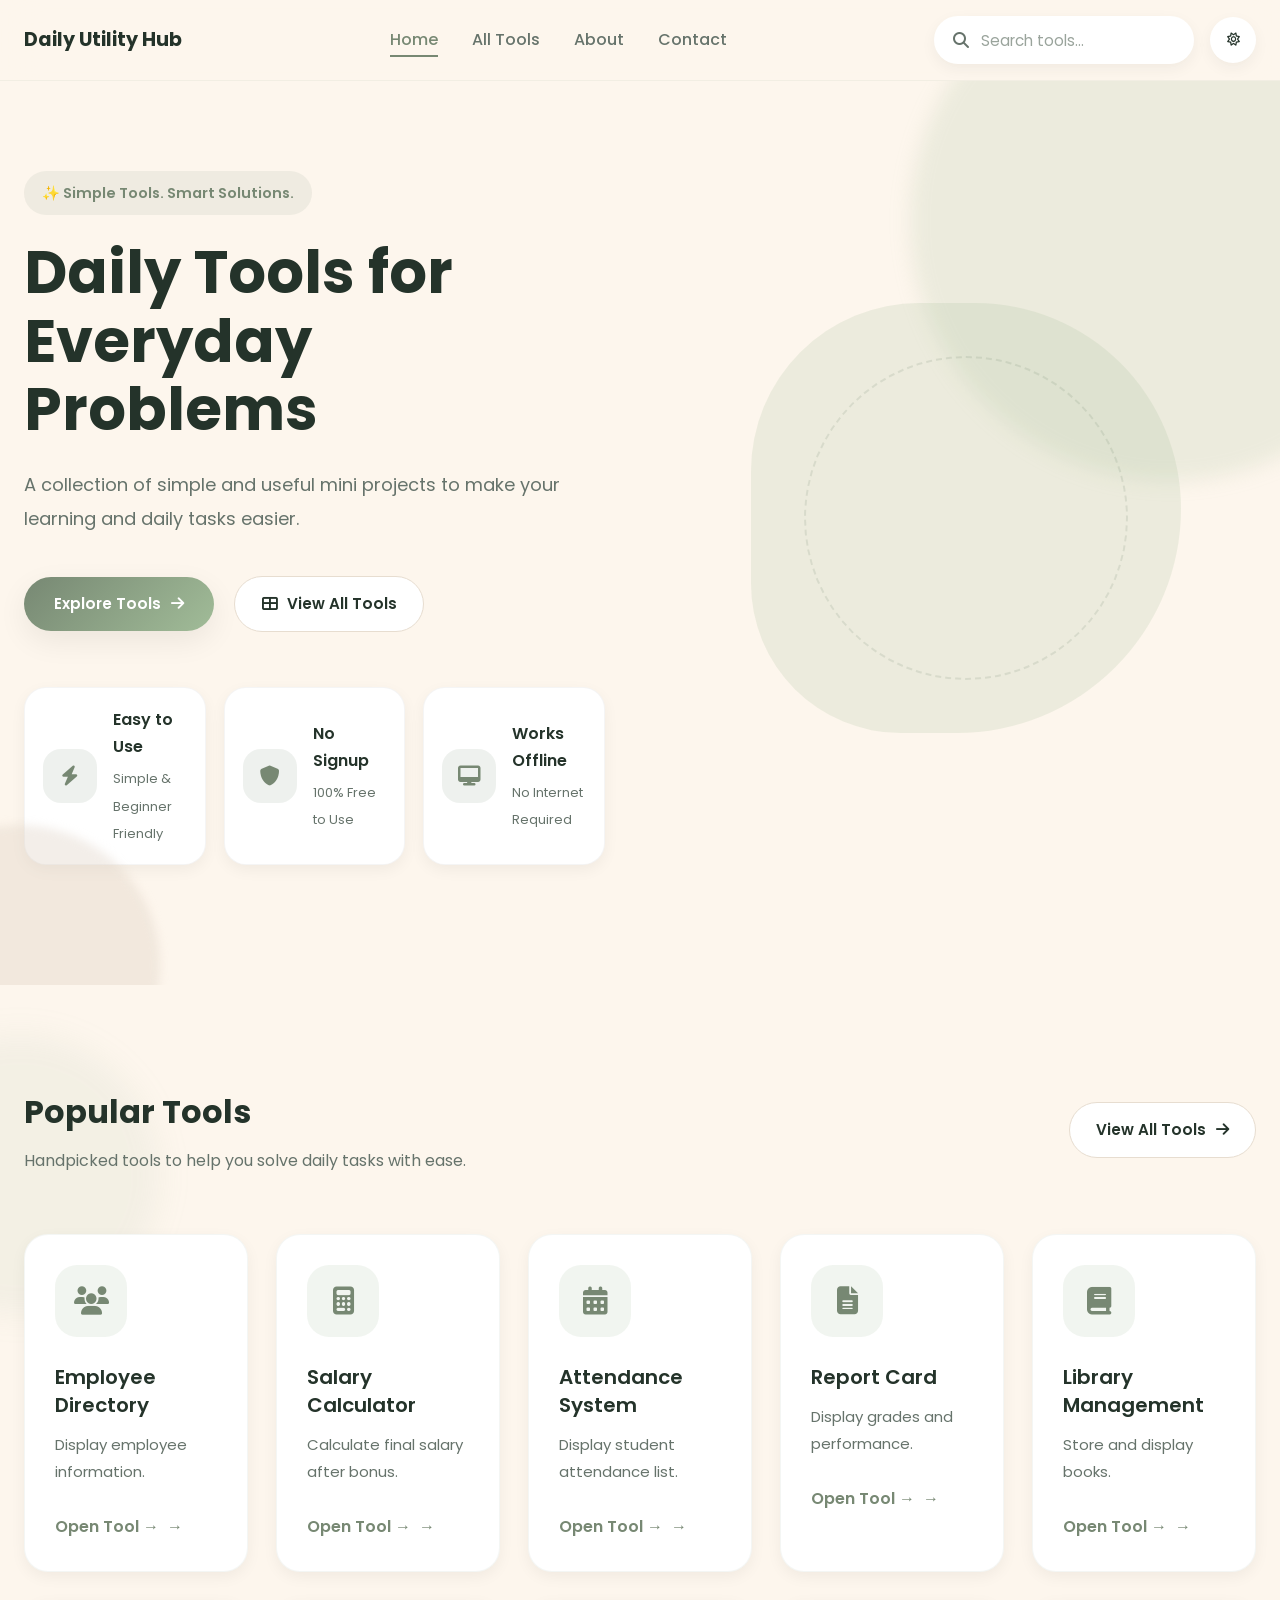
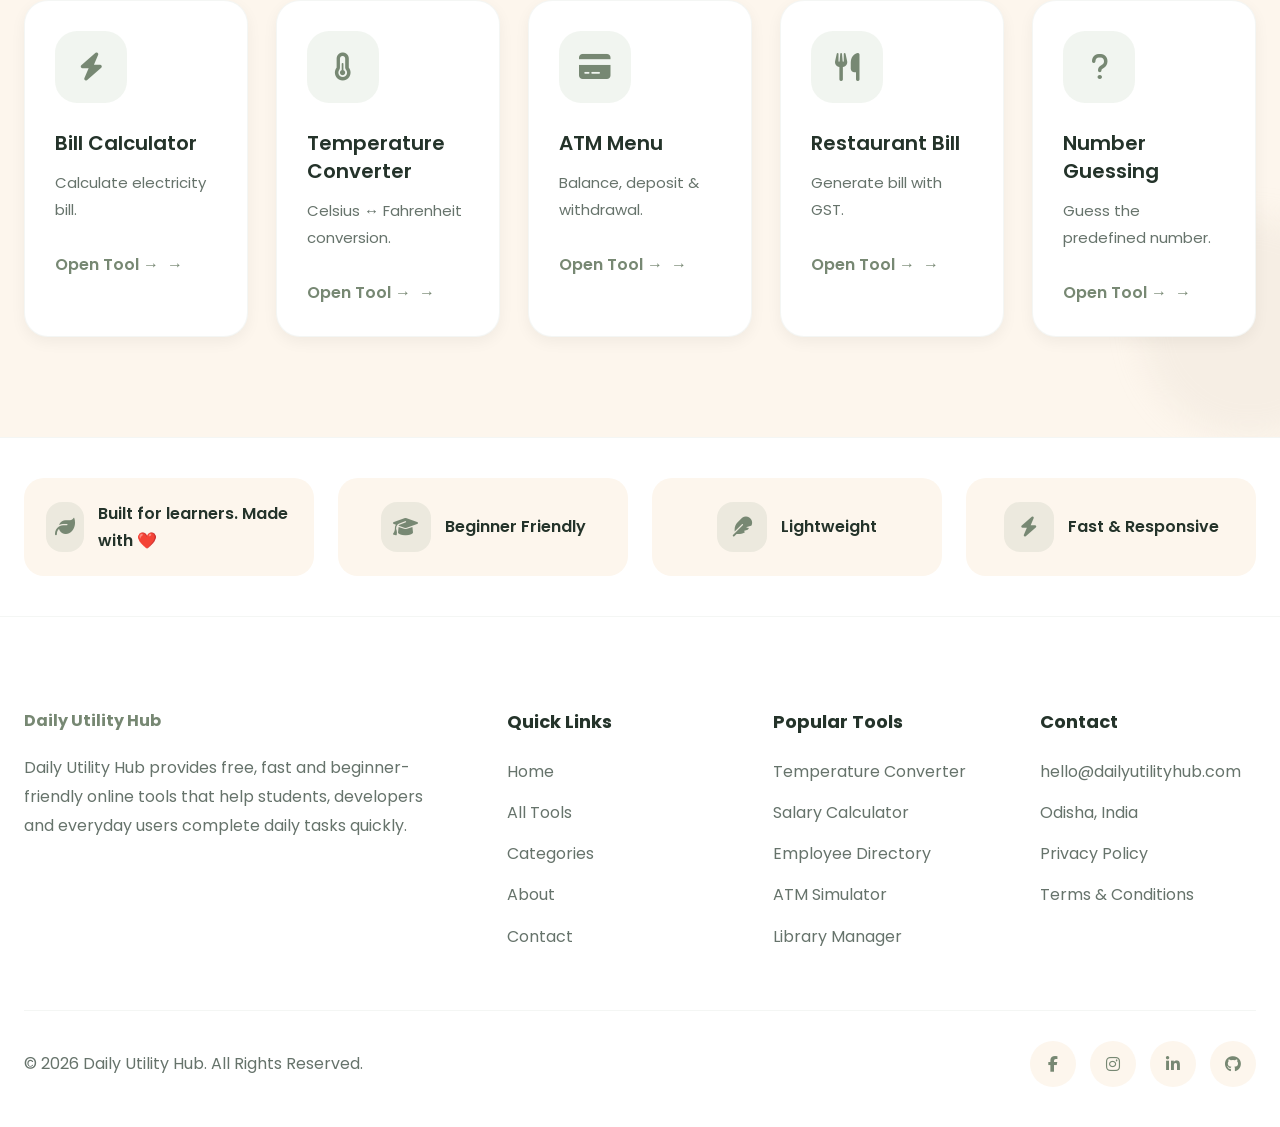
<file: index.html>
<!DOCTYPE html>
<html lang="en">

<head>
    <!-- ================= Meta ================= -->
    <meta charset="UTF-8">
    <meta name="viewport" content="width=device-width, initial-scale=1.0">

    <title>Daily Utility Hub | Simple Everyday Tools</title>

    <meta name="description"
        content="Daily Utility Hub provides free and simple online utility tools to make your everyday work easier.">

    <meta name="keywords"
        content="Daily Utility Hub, Utility Tools, Calculator, Converter, Student Tools">

    <meta name="author" content="Kailash Chandra Sur">

    <!-- ================= Google Font ================= -->
    <link rel="preconnect" href="https://fonts.googleapis.com">
    <link rel="preconnect" href="https://fonts.gstatic.com" crossorigin>

    <link href="https://fonts.googleapis.com/css2?family=Poppins:wght@300;400;500;600;700&display=swap"
        rel="stylesheet">

    <!-- ================= Icons ================= -->
    <link rel="stylesheet"
        href="https://cdnjs.cloudflare.com/ajax/libs/font-awesome/6.7.2/css/all.min.css">

    <!-- ================= CSS ================= -->
    <link rel="stylesheet" href="css/variables.css">
    <link rel="stylesheet" href="css/style.css">
    <link rel="stylesheet" href="css/responsive.css">
</head>

<body>

    <!-- ===================================================== -->
    <!-- HEADER -->
    <!-- ===================================================== -->

    <header class="header">

        <div class="container">

            <nav class="navbar">

                <!-- Logo -->

                <a href="#" class="logo">

                    <!-- <img src="assets/logo.svg" alt="Daily Utility Hub Logo"> -->

                    <span>Daily Utility Hub</span>

                </a>

                <!-- Navigation -->

                <ul class="nav-links">

                    <li><a class="active" href="#">Home</a></li>

                    <li><a href="#">All Tools</a></li>

                    <li><a href="#">About</a></li>

                    <li><a href="#">Contact</a></li>

                </ul>

                <!-- Right -->

                <div class="nav-right">

                    <!-- Search -->

                    <div class="search-box">

                        <i class="fa-solid fa-magnifying-glass"></i>

                        <input type="text" placeholder="Search tools...">

                    </div>

                    <!-- Theme Button -->

                    <button class="theme-btn">

                        <i class="fa-regular fa-sun"></i>

                    </button>

                    <!-- Mobile Menu -->

                    <button class="menu-btn">

                        <i class="fa-solid fa-bars"></i>

                    </button>

                </div>

            </nav>

        </div>

    </header>



    <!-- ===================================================== -->
    <!-- HERO -->
    <!-- ===================================================== -->

    <section class="hero">

        <div class="container hero-wrapper">

            <!-- Left -->

            <div class="hero-content">

                <div class="hero-badge">

                    ✨ Simple Tools. Smart Solutions.

                </div>

                <h1>

                    Daily Tools for <br>

                    Everyday Problems

                </h1>

                <p>

                    A collection of simple and useful mini projects

                    to make your learning and daily tasks easier.

                </p>

                <!-- Buttons -->

                <div class="hero-buttons">

                    <a href="#" class="btn primary-btn">

                        Explore Tools

                        <i class="fa-solid fa-arrow-right"></i>

                    </a>

                    <a href="#" class="btn secondary-btn">

                        <i class="fa-solid fa-table-cells-large"></i>

                        View All Tools

                    </a>

                </div>

                <!-- Features -->

                <div class="hero-features">

                    <div class="feature">

                        <div class="icon">

                            <i class="fa-solid fa-bolt"></i>

                        </div>

                        <div>

                            <h4>Easy to Use</h4>

                            <span>Simple & Beginner Friendly</span>

                        </div>

                    </div>

                    <div class="feature">

                        <div class="icon">

                            <i class="fa-solid fa-shield"></i>

                        </div>

                        <div>

                            <h4>No Signup</h4>

                            <span>100% Free to Use</span>

                        </div>

                    </div>

                    <div class="feature">

                        <div class="icon">

                            <i class="fa-solid fa-desktop"></i>

                        </div>

                        <div>

                            <h4>Works Offline</h4>

                            <span>No Internet Required</span>

                        </div>

                    </div>

                </div>

            </div>

            <!-- Right -->

            <div class="hero-image">

                <!-- <img src="assets/images/hero-illustration.png"
                    alt="Daily Utility Hub Illustration"> -->

            </div>

        </div>

    </section>



    <!-- ===================================================== -->
    <!-- POPULAR TOOLS -->
    <!-- ===================================================== -->

    <section class="popular-tools">

        <div class="container">

            <!-- Section Header -->

            <div class="section-header">

                <div>

                    <h2>Popular Tools</h2>

                    <p>

                        Handpicked tools to help you solve

                        daily tasks with ease.

                    </p>

                </div>

                <a href="#" class="btn secondary-btn">

                    View All Tools

                    <i class="fa-solid fa-arrow-right"></i>

                </a>

            </div>

            <!-- Cards -->

            <div class="tools-grid">

                <!-- Card 1 -->

                <article class="tool-card">

                    <div class="tool-icon">

                        <i class="fa-solid fa-users"></i>

                    </div>

                    <h3>Employee Directory</h3>

                    <p>Display employee information.</p>

                    <a href="#">Open Tool →</a>

                </article>

                <!-- Card 2 -->

                <article class="tool-card">

                    <div class="tool-icon">

                        <i class="fa-solid fa-calculator"></i>

                    </div>

                    <h3>Salary Calculator</h3>

                    <p>Calculate final salary after bonus.</p>

                    <a href="#">Open Tool →</a>

                </article>

                <!-- Card 3 -->

                <article class="tool-card">

                    <div class="tool-icon">

                        <i class="fa-solid fa-calendar-days"></i>

                    </div>

                    <h3>Attendance System</h3>

                    <p>Display student attendance list.</p>

                    <a href="#">Open Tool →</a>

                </article>

                <!-- Card 4 -->

                <article class="tool-card">

                    <div class="tool-icon">

                        <i class="fa-solid fa-file-lines"></i>

                    </div>

                    <h3>Report Card</h3>

                    <p>Display grades and performance.</p>

                    <a href="#">Open Tool →</a>

                </article>

                <!-- Card 5 -->

                <article class="tool-card">

                    <div class="tool-icon">

                        <i class="fa-solid fa-book"></i>

                    </div>

                    <h3>Library Management</h3>

                    <p>Store and display books.</p>

                    <a href="#">Open Tool →</a>

                </article>

                <!-- Card 6 -->

                <article class="tool-card">

                    <div class="tool-icon">

                        <i class="fa-solid fa-bolt"></i>

                    </div>

                    <h3>Bill Calculator</h3>

                    <p>Calculate electricity bill.</p>

                    <a href="/electricity_calculator.html">Open Tool →</a>

                </article>

                <!-- Card 7 -->

                <article class="tool-card">

                    <div class="tool-icon">

                        <i class="fa-solid fa-temperature-half"></i>

                    </div>

                    <h3>Temperature Converter</h3>

                    <p>Celsius ↔ Fahrenheit conversion.</p>

                    <a href="#">Open Tool →</a>

                </article>

                <!-- Card 8 -->

                <article class="tool-card">

                    <div class="tool-icon">

                        <i class="fa-solid fa-credit-card"></i>

                    </div>

                    <h3>ATM Menu</h3>

                    <p>Balance, deposit & withdrawal.</p>

                    <a href="#">Open Tool →</a>

                </article>

                <!-- Card 9 -->

                <article class="tool-card">

                    <div class="tool-icon">

                        <i class="fa-solid fa-utensils"></i>

                    </div>

                    <h3>Restaurant Bill</h3>

                    <p>Generate bill with GST.</p>

                    <a href="#">Open Tool →</a>

                </article>

                <!-- Card 10 -->

                <article class="tool-card">

                    <div class="tool-icon">

                        <i class="fa-solid fa-question"></i>

                    </div>

                    <h3>Number Guessing</h3>

                    <p>Guess the predefined number.</p>

                    <a href="#">Open Tool →</a>

                </article>

            </div>

        </div>

    </section>



    <!-- ===================================================== -->
    <!-- INFO STRIP -->
    <!-- ===================================================== -->

    <section class="info-strip">

        <div class="container strip-wrapper">

            <div class="strip-item">

                <i class="fa-solid fa-leaf"></i>

                <span>Built for learners. Made with ❤️</span>

            </div>

            <div class="strip-item">

                <i class="fa-solid fa-graduation-cap"></i>

                <span>Beginner Friendly</span>

            </div>

            <div class="strip-item">

                <i class="fa-solid fa-feather"></i>

                <span>Lightweight</span>

            </div>

            <div class="strip-item">

                <i class="fa-solid fa-bolt"></i>

                <span>Fast & Responsive</span>

            </div>

        </div>

    </section>

<!-- ===================================================== -->
<!-- FOOTER -->
<!-- ===================================================== -->

<footer class="footer">

    <div class="container">

        <div class="footer-top">

            <!-- Company -->

            <div class="footer-column">

                <a href="#" class="footer-logo" style="color: #778873; font-weight: bold;">

                    <!-- <img src="assets/logo.svg" alt="Daily Utility Hub Logo"> -->

                    <span>Daily Utility Hub</span>

                </a>

                <p class="footer-about">

                    Daily Utility Hub provides free, fast and beginner-friendly
                    online tools that help students, developers and everyday
                    users complete daily tasks quickly.

                </p>

            </div>

            <!-- Quick Links -->

            <div class="footer-column">

                <h3>Quick Links</h3>

                <ul>

                    <li><a href="#">Home</a></li>

                    <li><a href="#">All Tools</a></li>

                    <li><a href="#">Categories</a></li>

                    <li><a href="#">About</a></li>

                    <li><a href="#">Contact</a></li>

                </ul>

            </div>

            <!-- Popular Tools -->

            <div class="footer-column">

                <h3>Popular Tools</h3>

                <ul>

                    <li><a href="#">Temperature Converter</a></li>

                    <li><a href="#">Salary Calculator</a></li>

                    <li><a href="#">Employee Directory</a></li>

                    <li><a href="#">ATM Simulator</a></li>

                    <li><a href="#">Library Manager</a></li>

                </ul>

            </div>

            <!-- Contact -->

            <div class="footer-column">

                <h3>Contact</h3>

                <ul>

                    <li>
                        <a href="mailto:hello@dailyutilityhub.com">
                            hello@dailyutilityhub.com
                        </a>
                    </li>

                    <li>
                        <a href="#">
                            Odisha, India
                        </a>
                    </li>

                    <li>
                        <a href="#">
                            Privacy Policy
                        </a>
                    </li>

                    <li>
                        <a href="#">
                            Terms & Conditions
                        </a>
                    </li>

                </ul>

            </div>

        </div>

        <!-- Footer Bottom -->

        <div class="footer-bottom">

            <p>

                © 2026 Daily Utility Hub. All Rights Reserved.

            </p>

            <div class="social-links">

                <a href="#" aria-label="Facebook">

                    <i class="fab fa-facebook-f"></i>

                </a>

                <a href="#" aria-label="Instagram">

                    <i class="fab fa-instagram"></i>

                </a>

                <a href="#" aria-label="LinkedIn">

                    <i class="fab fa-linkedin-in"></i>

                </a>

                <a href="#" aria-label="GitHub">

                    <i class="fab fa-github"></i>

                </a>

            </div>

        </div>

    </div>

</footer>

<!-- ===================================================== -->
<!-- SCROLL TO TOP -->
<!-- ===================================================== -->

<button class="scroll-top" id="scrollTop">

    <i class="fas fa-arrow-up"></i>

</button>

    <!-- ================= JS ================= -->

    <script src="js/script.js"></script>

</body>

</html>
</file>
<file: css/variables.css>
/* ==========================================================
   Daily Utility Hub
   Variables
========================================================== */

:root {

    /* ===========================
       COLORS
    =========================== */

    --primary: #778873;
    --primary-light: #A1BC98;
    --accent: #DCCFC0;
    --background: #FDF6ED;

    --white: #ffffff;

    --text: #24332A;
    --text-light: #66736B;

    --border: #E7DDD0;

    --success: #4CAF50;
    --danger: #E74C3C;

    /* ===========================
       GRADIENTS
    =========================== */

    --gradient-primary:
        linear-gradient(
            135deg,
            #778873 0%,
            #A1BC98 100%
        );

    --gradient-light:
        linear-gradient(
            180deg,
            #FFFFFF,
            #FDF6ED
        );

    /* ===========================
       TYPOGRAPHY
    =========================== */

    --font-family:
        "Poppins",
        sans-serif;

    /* Font Sizes */

    --fs-xs: .75rem;      /*12*/
    --fs-sm: .875rem;     /*14*/
    --fs-md: 1rem;        /*16*/
    --fs-lg: 1.125rem;    /*18*/
    --fs-xl: 1.5rem;      /*24*/
    --fs-2xl: 2rem;       /*32*/
    --fs-3xl: 2.8rem;     /*45*/
    --fs-4xl: 3.7rem;     /*60*/

    /* Font Weight */

    --fw-light:300;
    --fw-normal:400;
    --fw-medium:500;
    --fw-semibold:600;
    --fw-bold:700;

    /* ===========================
       SPACING
    =========================== */

    --space-1:8px;
    --space-2:12px;
    --space-3:16px;
    --space-4:20px;
    --space-5:24px;
    --space-6:32px;
    --space-7:40px;
    --space-8:48px;
    --space-9:64px;
    --space-10:80px;
    --space-11:100px;

    /* ===========================
       BORDER RADIUS
    =========================== */

    --radius-sm:10px;
    --radius-md:14px;
    --radius-lg:20px;
    --radius-xl:28px;
    --radius-round:999px;

    /* ===========================
       SHADOW
    =========================== */

    --shadow-sm:
        0 5px 15px rgba(0,0,0,.05);

    --shadow-md:
        0 10px 30px rgba(0,0,0,.07);

    --shadow-lg:
        0 18px 45px rgba(0,0,0,.10);

    /* ===========================
       TRANSITION
    =========================== */

    --transition:
        all .30s ease;

    /* ===========================
       CONTAINER
    =========================== */

    --container-width:1280px;

    --header-height:80px;

}


/* ==========================================================
   RESET
========================================================== */

*{
    margin:0;
    padding:0;
    box-sizing:border-box;
}

html{

    scroll-behavior:smooth;

}

body{

    font-family:var(--font-family);

    background:var(--background);

    color:var(--text);

    line-height:1.7;

    overflow-x:hidden;

}

img{

    width:100%;

    display:block;

}

a{

    color:inherit;

    text-decoration:none;

}

ul{

    list-style:none;

}

button,
input{

    border:none;

    outline:none;

    font-family:inherit;

}

button{

    cursor:pointer;

    background:none;

}

.container{

    width:min(
        var(--container-width),
        calc(100% - 48px)
    );

    margin:auto;

}

section{

    padding:80px 0;

}
</file>
<file: css/style.css>
/* ==========================================================
   Daily Utility Hub
   Main Stylesheet
==========================================================*/

/*==========================================================
    BASE
==========================================================*/

body {
    background: var(--background);
    color: var(--text);
}

::selection {
    background: var(--primary);
    color: var(--white);
}

.section-header {
    display: flex;
    justify-content: space-between;
    align-items: center;
    gap: var(--space-5);
    margin-bottom: 60px;
}

.section-header h2 {
    font-size: var(--fs-2xl);
    font-weight: var(--fw-bold);
    margin-bottom: 8px;
}

.section-header p {
    color: var(--text-light);
    font-size: var(--fs-md);
}

/*==========================================================
    HEADER
==========================================================*/

.header {
    position: sticky;
    top: 0;
    z-index: 1000;
    background: rgba(253, 246, 237, 0.85);
    backdrop-filter: blur(18px);
    -webkit-backdrop-filter: blur(18px);
    border-bottom: 1px solid rgba(119, 136, 115, .08);
}

/*==========================================================
    NAVBAR
==========================================================*/

.navbar {

    height: var(--header-height);

    display: flex;

    justify-content: space-between;

    align-items: center;

}

/*==========================================================
    LOGO
==========================================================*/

.logo {

    display: flex;

    align-items: center;

    gap: 12px;

    font-size: 1.2rem;

    font-weight: 700;

}

.logo img {

    width: 42px;

}

.logo span {

    color: var(--text);

}

/*==========================================================
    NAVIGATION
==========================================================*/

.nav-links {

    display: flex;

    align-items: center;

    gap: 34px;

}

.nav-links a {

    position: relative;

    font-weight: 500;

    color: var(--text-light);

    transition: var(--transition);

}

.nav-links a:hover {

    color: var(--primary);

}

.nav-links a.active {

    color: var(--primary);

}

.nav-links a::after {

    content: "";

    position: absolute;

    left: 0;

    bottom: -6px;

    width: 0;

    height: 2px;

    background: var(--primary);

    transition: .3s;

}

.nav-links a:hover::after,

.nav-links a.active::after {

    width: 100%;

}

/*==========================================================
    RIGHT SIDE
==========================================================*/

.nav-right {

    display: flex;

    align-items: center;

    gap: 16px;

}

/*==========================================================
    SEARCH BOX
==========================================================*/

.search-box {

    width: 260px;

    height: 48px;

    background: var(--white);

    border-radius: 999px;

    display: flex;

    align-items: center;

    padding: 0 18px;

    box-shadow: var(--shadow-sm);

    border: 1px solid transparent;

    transition: var(--transition);

}

.search-box:hover {

    border-color: rgba(119,136,115,.25);

}

.search-box:focus-within {

    border-color: var(--primary);

    box-shadow: 0 0 0 4px rgba(119,136,115,.15);

}

.search-box i {

    color: var(--text-light);

    margin-right: 12px;

}

.search-box input {

    width: 100%;

    background: transparent;

    font-size: .95rem;

}

.search-box input::placeholder {

    color: #9AA49C;

}

/*==========================================================
    BUTTONS
==========================================================*/

.btn {

    display: inline-flex;

    align-items: center;

    justify-content: center;

    gap: 10px;

    padding: 14px 26px;

    border-radius: var(--radius-round);

    font-size: .95rem;

    font-weight: 600;

    transition: var(--transition);

}

.primary-btn {

    background: var(--gradient-primary);

    color: var(--white);

    box-shadow: var(--shadow-md);

}

.primary-btn:hover {

    transform: translateY(-3px);

    box-shadow: var(--shadow-lg);

}

.secondary-btn {

    background: var(--white);

    color: var(--text);

    border: 1px solid var(--border);

}

.secondary-btn:hover {

    border-color: var(--primary);

    color: var(--primary);

    transform: translateY(-2px);

}

/*==========================================================
    ICON BUTTONS
==========================================================*/

.theme-btn,

.menu-btn {

    width: 46px;

    height: 46px;

    border-radius: 50%;

    display: flex;

    align-items: center;

    justify-content: center;

    background: var(--white);

    color: var(--text);

    box-shadow: var(--shadow-sm);

    transition: var(--transition);

}

.theme-btn:hover,

.menu-btn:hover {

    background: var(--primary);

    color: var(--white);

    transform: rotate(8deg);

}

.menu-btn {

    display: none;

}

/*==========================================================
    BADGE
==========================================================*/

.hero-badge {

    display: inline-flex;

    align-items: center;

    gap: 8px;

    padding: 10px 18px;

    background: rgba(119,136,115,.10);

    color: var(--primary);

    border-radius: 999px;

    font-size: .9rem;

    font-weight: 600;

    margin-bottom: 24px;

}

/*==========================================================
    COMMON CARD STYLE
==========================================================*/

.tool-card,

.feature,

.search-box {

    transition: var(--transition);

}

.tool-card:hover,

.feature:hover {

    transform: translateY(-6px);

}

/*==========================================================
    UTILITIES
==========================================================*/

.text-center {

    text-align: center;

}

.mb-1 {

    margin-bottom: 10px;

}

.mb-2 {

    margin-bottom: 20px;

}

.mb-3 {

    margin-bottom: 30px;

}

.mt-1 {

    margin-top: 10px;

}

.mt-2 {

    margin-top: 20px;

}

.mt-3 {

    margin-top: 30px;

}
/*==========================================================
    HERO SECTION
==========================================================*/

.hero{

    position: relative;

    overflow: hidden;

    padding: 90px 0 120px;

}

.hero-wrapper{

    display: grid;

    grid-template-columns: 1fr 1fr;

    align-items: center;

    gap: 70px;

}

/*==========================================================
    HERO CONTENT
==========================================================*/

.hero-content{

    max-width: 600px;

}

.hero-content h1{

    font-size: var(--fs-4xl);

    line-height: 1.15;

    font-weight: var(--fw-bold);

    color: var(--text);

    margin-bottom: 24px;

}

.hero-content p{

    font-size: var(--fs-lg);

    color: var(--text-light);

    line-height: 1.9;

    margin-bottom: 40px;

}

/*==========================================================
    HERO BUTTONS
==========================================================*/

.hero-buttons{

    display:flex;

    align-items:center;

    gap:20px;

    margin-bottom:55px;

}

.hero-buttons .btn{

    min-width:190px;

}

/*==========================================================
    HERO FEATURES
==========================================================*/

.hero-features{

    display:flex;

    gap:18px;

    flex-wrap:wrap;

}

.feature{

    flex:1;

    min-width:170px;

    display:flex;

    align-items:center;

    gap:16px;

    background:var(--white);

    padding:18px;

    border-radius:22px;

    box-shadow:var(--shadow-sm);

    border:1px solid rgba(0,0,0,.04);

}

.feature:hover{

    box-shadow:var(--shadow-lg);

}

.feature .icon{

    width:54px;

    height:54px;

    border-radius:18px;

    background:rgba(119,136,115,.12);

    display:flex;

    align-items:center;

    justify-content:center;

    font-size:20px;

    color:var(--primary);

    flex-shrink:0;

}

.feature h4{

    font-size:16px;

    font-weight:600;

    margin-bottom:4px;

}

.feature span{

    font-size:13px;

    color:var(--text-light);

}

/*==========================================================
    HERO IMAGE
==========================================================*/

.hero-image{

    position:relative;

    display:flex;

    justify-content:center;

    align-items:center;

}

.hero-image img{

    width:100%;

    max-width:560px;

    position:relative;

    z-index:2;

    animation:floatImage 6s ease-in-out infinite;

}

/*==========================================================
    BACKGROUND SHAPES
==========================================================*/

.hero::before{

    content:"";

    position:absolute;

    width:520px;

    height:520px;

    border-radius:50%;

    background:rgba(161,188,152,.18);

    right:-150px;

    top:-120px;

    filter:blur(10px);

}

.hero::after{

    content:"";

    position:absolute;

    width:280px;

    height:280px;

    border-radius:50%;

    background:rgba(220,207,192,.35);

    left:-120px;

    bottom:-120px;

    filter:blur(5px);

}

/*==========================================================
    DECORATIVE BLOBS
==========================================================*/

.hero-image::before{

    content:"";

    position:absolute;

    width:430px;

    height:430px;

    background:rgba(161,188,152,.18);

    border-radius:45% 55% 60% 40%;

    z-index:1;

    animation:blobAnimation 10s linear infinite;

}

.hero-image::after{

    content:"";

    position:absolute;

    width:320px;

    height:320px;

    border-radius:50%;

    border:2px dashed rgba(119,136,115,.18);

    z-index:0;

}

/*==========================================================
    HERO STATS (Future Ready)
==========================================================*/

.hero-stats{

    display:flex;

    gap:40px;

    margin-top:55px;

}

.hero-stat{

    display:flex;

    flex-direction:column;

}

.hero-stat h3{

    font-size:34px;

    color:var(--primary);

    font-weight:700;

}

.hero-stat span{

    color:var(--text-light);

    font-size:14px;

}

/*==========================================================
    ANIMATIONS
==========================================================*/

@keyframes floatImage{

    0%{

        transform:translateY(0);

    }

    50%{

        transform:translateY(-18px);

    }

    100%{

        transform:translateY(0);

    }

}

@keyframes blobAnimation{

    0%{

        transform:rotate(0deg);

        border-radius:45% 55% 60% 40%;

    }

    50%{

        transform:rotate(180deg);

        border-radius:60% 40% 45% 55%;

    }

    100%{

        transform:rotate(360deg);

        border-radius:45% 55% 60% 40%;

    }

}
/*==========================================================
    POPULAR TOOLS SECTION
==========================================================*/

.popular-tools{

    position:relative;

    padding:100px 0;

}

.popular-tools::before{

    content:"";

    position:absolute;

    width:280px;

    height:280px;

    border-radius:50%;

    background:rgba(161,188,152,.10);

    top:50px;

    left:-120px;

    filter:blur(15px);

    z-index:-1;

}

.popular-tools::after{

    content:"";

    position:absolute;

    width:220px;

    height:220px;

    border-radius:50%;

    background:rgba(220,207,192,.20);

    right:-80px;

    bottom:0;

    filter:blur(15px);

    z-index:-1;

}

/*==========================================================
    TOOLS GRID
==========================================================*/

.tools-grid{

    display:grid;

    grid-template-columns:repeat(5,1fr);

    gap:28px;

}

/*==========================================================
    TOOL CARD
==========================================================*/

.tool-card{

    position:relative;

    background:var(--white);

    border-radius:24px;

    padding:30px;

    overflow:hidden;

    border:1px solid rgba(119,136,115,.08);

    box-shadow:var(--shadow-sm);

    transition:all .35s ease;

}

.tool-card:hover{

    transform:translateY(-10px);

    box-shadow:var(--shadow-lg);

    border-color:rgba(119,136,115,.25);

}

/*==========================================================
    TOP HIGHLIGHT
==========================================================*/

.tool-card::before{

    content:"";

    position:absolute;

    top:0;

    left:0;

    width:100%;

    height:5px;

    background:var(--gradient-primary);

    transform:scaleX(0);

    transform-origin:left;

    transition:.35s;

}

.tool-card:hover::before{

    transform:scaleX(1);

}

/*==========================================================
    ICON
==========================================================*/

.tool-icon{

    width:72px;

    height:72px;

    border-radius:22px;

    display:flex;

    justify-content:center;

    align-items:center;

    font-size:28px;

    color:var(--primary);

    background:rgba(161,188,152,.15);

    margin-bottom:26px;

    transition:.35s;

}

.tool-card:hover .tool-icon{

    background:var(--primary);

    color:#fff;

    transform:rotate(-8deg) scale(1.08);

}

/*==========================================================
    TITLE
==========================================================*/

.tool-card h3{

    font-size:20px;

    font-weight:600;

    margin-bottom:12px;

    color:var(--text);

    line-height:1.4;

}

/*==========================================================
    DESCRIPTION
==========================================================*/

.tool-card p{

    color:var(--text-light);

    font-size:15px;

    line-height:1.8;

    margin-bottom:28px;

}

/*==========================================================
    BUTTON
==========================================================*/

.tool-card a{

    display:inline-flex;

    align-items:center;

    gap:8px;

    color:var(--primary);

    font-weight:600;

    transition:.3s;

}

.tool-card a::after{

    content:"→";

    transition:.3s;

}

.tool-card:hover a{

    gap:14px;

}

/*==========================================================
    TOOL NUMBER
==========================================================*/

.tool-card::after{

    content:attr(data-number);

    position:absolute;

    right:22px;

    top:18px;

    font-size:52px;

    font-weight:700;

    color:rgba(119,136,115,.05);

    pointer-events:none;

}

/*==========================================================
    CARD GLOW
==========================================================*/

.tool-card .card-glow{

    position:absolute;

    width:160px;

    height:160px;

    background:rgba(161,188,152,.18);

    border-radius:50%;

    top:-70px;

    right:-70px;

    filter:blur(25px);

    opacity:0;

    transition:.4s;

}

.tool-card:hover .card-glow{

    opacity:1;

}

/*==========================================================
    TOOL CATEGORY
==========================================================*/

.tool-category{

    display:inline-flex;

    align-items:center;

    padding:6px 14px;

    border-radius:999px;

    background:rgba(119,136,115,.08);

    color:var(--primary);

    font-size:12px;

    font-weight:600;

    margin-bottom:18px;

}

/*==========================================================
    TOOL TAGS
==========================================================*/

.tool-tags{

    display:flex;

    gap:8px;

    flex-wrap:wrap;

    margin-top:22px;

}

.tool-tags span{

    padding:5px 12px;

    background:#F8F6F2;

    border-radius:999px;

    font-size:12px;

    color:var(--text-light);

}

/*==========================================================
    LOAD MORE BUTTON
==========================================================*/

.tools-button{

    display:flex;

    justify-content:center;

    margin-top:60px;

}

.tools-button .btn{

    min-width:220px;

}

/*==========================================================
    GRID HOVER EFFECT
==========================================================*/

.tools-grid:hover .tool-card{

    opacity:.65;

}

.tools-grid .tool-card:hover{

    opacity:1;

}

/*==========================================================
    SMOOTH ENTRANCE
==========================================================*/

.tool-card{

    animation:fadeUp .8s ease forwards;

    opacity:0;

}

.tool-card:nth-child(1){animation-delay:.05s;}
.tool-card:nth-child(2){animation-delay:.10s;}
.tool-card:nth-child(3){animation-delay:.15s;}
.tool-card:nth-child(4){animation-delay:.20s;}
.tool-card:nth-child(5){animation-delay:.25s;}
.tool-card:nth-child(6){animation-delay:.30s;}
.tool-card:nth-child(7){animation-delay:.35s;}
.tool-card:nth-child(8){animation-delay:.40s;}
.tool-card:nth-child(9){animation-delay:.45s;}
.tool-card:nth-child(10){animation-delay:.50s;}

/*==========================================================
    KEYFRAME
==========================================================*/

@keyframes fadeUp{

    from{

        opacity:0;

        transform:translateY(40px);

    }

    to{

        opacity:1;

        transform:translateY(0);

    }

}

/* ----------- */
/*==========================================================
    INFO STRIP
==========================================================*/

.info-strip{

    padding:40px 0;

    background:var(--white);

    border-top:1px solid rgba(119,136,115,.08);

    border-bottom:1px solid rgba(119,136,115,.08);

}

.strip-wrapper{

    display:grid;

    grid-template-columns:repeat(4,1fr);

    gap:24px;

}

.strip-item{

    display:flex;

    align-items:center;

    justify-content:center;

    gap:14px;

    padding:22px;

    background:var(--background);

    border-radius:20px;

    transition:var(--transition);

}

.strip-item:hover{

    transform:translateY(-6px);

    box-shadow:var(--shadow-md);

}

.strip-item i{

    width:50px;

    height:50px;

    display:flex;

    justify-content:center;

    align-items:center;

    border-radius:16px;

    background:rgba(119,136,115,.12);

    color:var(--primary);

    font-size:20px;

}

.strip-item span{

    font-weight:600;

    color:var(--text);

}

/*==========================================================
    FOOTER
==========================================================*/

.footer{

    padding:90px 0 40px;

    background:var(--white);

}

.footer-top{

    display:grid;

    grid-template-columns:2fr 1fr 1fr 1fr;

    gap:50px;

    margin-bottom:60px;

}

.footer-logo{

    display:flex;

    align-items:center;

    gap:14px;

    margin-bottom:20px;

}

.footer-logo img{

    width:48px;

}

.footer-about{

    color:var(--text-light);

    line-height:1.8;

}

.footer-column h3{

    margin-bottom:20px;

    font-size:18px;

}

.footer-column ul{

    display:flex;

    flex-direction:column;

    gap:14px;

}

.footer-column a{

    color:var(--text-light);

    transition:var(--transition);

}

.footer-column a:hover{

    color:var(--primary);

    padding-left:6px;

}

.footer-bottom{

    display:flex;

    justify-content:space-between;

    align-items:center;

    border-top:1px solid rgba(119,136,115,.08);

    padding-top:30px;

}

.footer-bottom p{

    color:var(--text-light);

}

.social-links{

    display:flex;

    gap:14px;

}

.social-links a{

    width:46px;

    height:46px;

    display:flex;

    justify-content:center;

    align-items:center;

    border-radius:50%;

    background:var(--background);

    color:var(--primary);

    transition:var(--transition);

}

.social-links a:hover{

    background:var(--primary);

    color:var(--white);

    transform:translateY(-5px);

}

/*==========================================================
    SCROLL TO TOP
==========================================================*/

.scroll-top{

    position:fixed;

    right:28px;

    bottom:28px;

    width:56px;

    height:56px;

    border-radius:50%;

    display:flex;

    justify-content:center;

    align-items:center;

    background:var(--primary);

    color:var(--white);

    box-shadow:var(--shadow-lg);

    cursor:pointer;

    opacity:0;

    visibility:hidden;

    transition:var(--transition);

    z-index:999;

}

.scroll-top.active{

    opacity:1;

    visibility:visible;

}

.scroll-top:hover{

    transform:translateY(-5px);

}

/*==========================================================
    CUSTOM SCROLLBAR
==========================================================*/

::-webkit-scrollbar{

    width:10px;

}

::-webkit-scrollbar-track{

    background:#f5efe7;

}

::-webkit-scrollbar-thumb{

    background:var(--primary-light);

    border-radius:999px;

}

::-webkit-scrollbar-thumb:hover{

    background:var(--primary);

}


/* test */

/* test */
</file>
<file: css/responsive.css>
/* ==========================================================
   Daily Utility Hub
   Responsive Styles
==========================================================*/


/*==========================================================
    LARGE LAPTOP
==========================================================*/

@media (max-width:1200px){

    .container{

        width:min(100%,calc(100% - 40px));

    }

    .tools-grid{

        grid-template-columns:repeat(4,1fr);

    }

    .hero-wrapper{

        gap:50px;

    }

    .hero-content h1{

        font-size:3.2rem;

    }

}



/*==========================================================
    LAPTOP
==========================================================*/

@media (max-width:1024px){

    .nav-links{

        gap:24px;

    }

    .search-box{

        width:200px;

    }

    .hero{

        padding:70px 0 90px;

    }

    .hero-wrapper{

        grid-template-columns:1fr;

        text-align:center;

    }

    .hero-content{

        max-width:700px;

        margin:auto;

    }

    .hero-buttons{

        justify-content:center;

    }

    .hero-features{

        justify-content:center;

    }

    .hero-image{

        order:-1;

    }

    .hero-image img{

        max-width:450px;

    }

    .tools-grid{

        grid-template-columns:repeat(3,1fr);

    }

    .strip-wrapper{

        grid-template-columns:repeat(2,1fr);

    }

    .footer-top{

        grid-template-columns:repeat(2,1fr);

    }

}



/*==========================================================
    TABLET
==========================================================*/

@media (max-width:768px){

    section{

        padding:70px 0;

    }

    .navbar{

        height:72px;

    }

    .nav-links{

        display:none;

    }

    .menu-btn{

        display:flex;

    }

    .search-box{

        display:none;

    }

    .hero{

        padding:50px 0 70px;

    }

    .hero-content h1{

        font-size:2.8rem;

    }

    .hero-content p{

        font-size:1rem;

    }

    .hero-buttons{

        flex-direction:column;

        align-items:stretch;

    }

    .hero-buttons .btn{

        width:100%;

    }

    .hero-features{

        flex-direction:column;

    }

    .feature{

        width:100%;

    }

    .section-header{

        flex-direction:column;

        align-items:flex-start;

        gap:20px;

    }

    .tools-grid{

        grid-template-columns:repeat(2,1fr);

    }

    .tool-card{

        padding:24px;

    }

    .footer-top{

        grid-template-columns:1fr;

        gap:40px;

    }

    .footer-bottom{

        flex-direction:column;

        gap:20px;

        text-align:center;

    }
    .nav-links{

    position:absolute;

    top:72px;

    left:0;

    width:100%;

    background:var(--white);

    flex-direction:column;

    gap:20px;

    padding:30px;

    display:none;

    box-shadow:var(--shadow-md);

}

.nav-links.active{

    display:flex;

}

}



/*==========================================================
    MOBILE
==========================================================*/

@media (max-width:576px){

    .container{

        width:calc(100% - 30px);

    }

    section{

        padding:60px 0;

    }

    .logo span{

        display:none;

    }

    .hero-content h1{

        font-size:2.2rem;

        line-height:1.2;

    }

    .hero-content p{

        font-size:.95rem;

    }

    .hero-badge{

        font-size:.8rem;

    }

    .hero-image img{

        max-width:320px;

    }

    .tools-grid{

        grid-template-columns:1fr;

    }

    .tool-card{

        padding:22px;

    }

    .tool-icon{

        width:64px;

        height:64px;

        font-size:24px;

    }

    .tool-card h3{

        font-size:18px;

    }

    .strip-wrapper{

        grid-template-columns:1fr;

    }

    .strip-item{

        justify-content:flex-start;

    }

    .scroll-top{

        width:48px;

        height:48px;

        right:18px;

        bottom:18px;

    }

}



/*==========================================================
    SMALL MOBILE
==========================================================*/

@media (max-width:400px){

    .hero-content h1{

        font-size:1.9rem;

    }

    .btn{

        padding:14px 18px;

        font-size:.9rem;

    }

    .tool-card{

        padding:20px;

    }

    .hero-image img{

        max-width:270px;

    }

}



/*==========================================================
    MOBILE MENU (Future Ready)
==========================================================*/

.mobile-menu{

    position:fixed;

    top:72px;

    left:-100%;

    width:100%;

    height:calc(100vh - 72px);

    background:var(--background);

    display:flex;

    flex-direction:column;

    padding:40px;

    gap:24px;

    transition:.35s;

    z-index:999;

}

.mobile-menu.active{

    left:0;

}

.mobile-menu a{

    font-size:18px;

    font-weight:600;

    color:var(--text);

}



/*==========================================================
    RESPONSIVE ANIMATION
==========================================================*/

@media (max-width:768px){

    .hero::before,

    .hero::after,

    .hero-image::before,

    .hero-image::after{

        display:none;

    }

}
</file>
